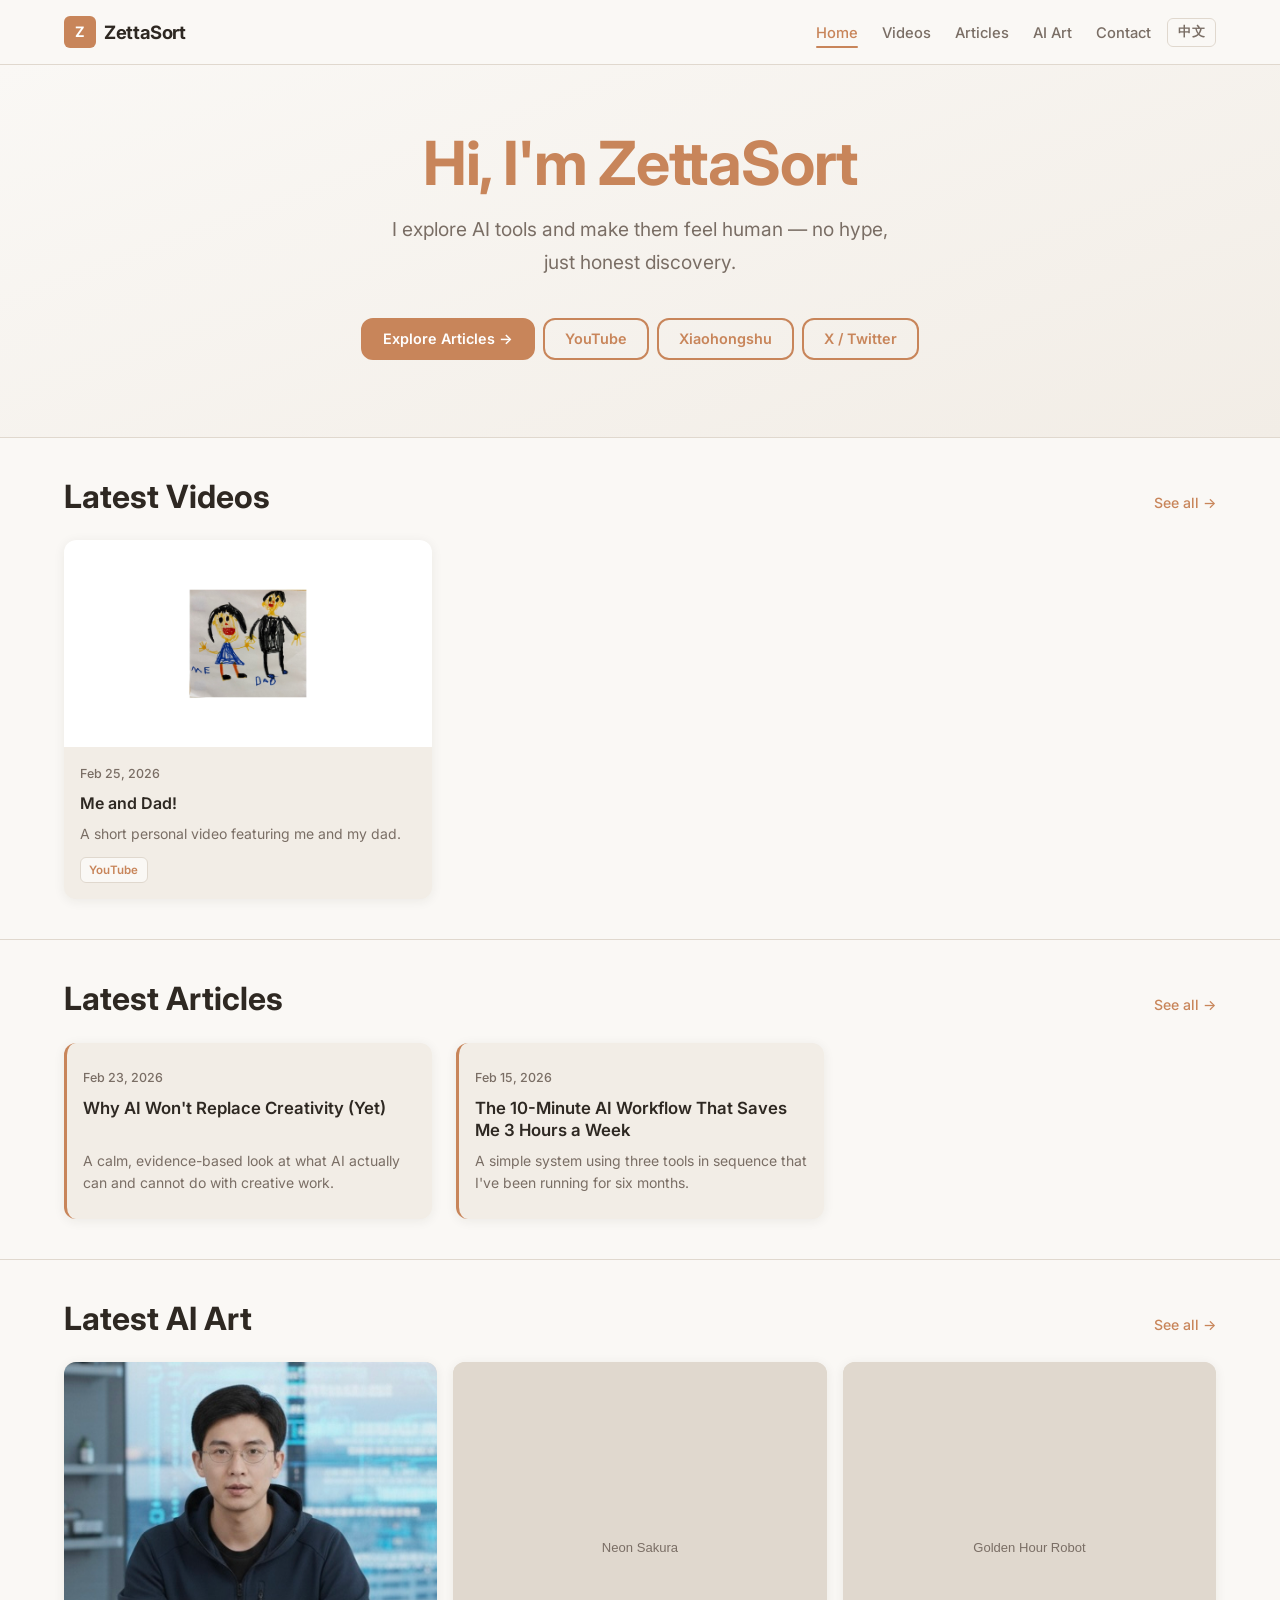
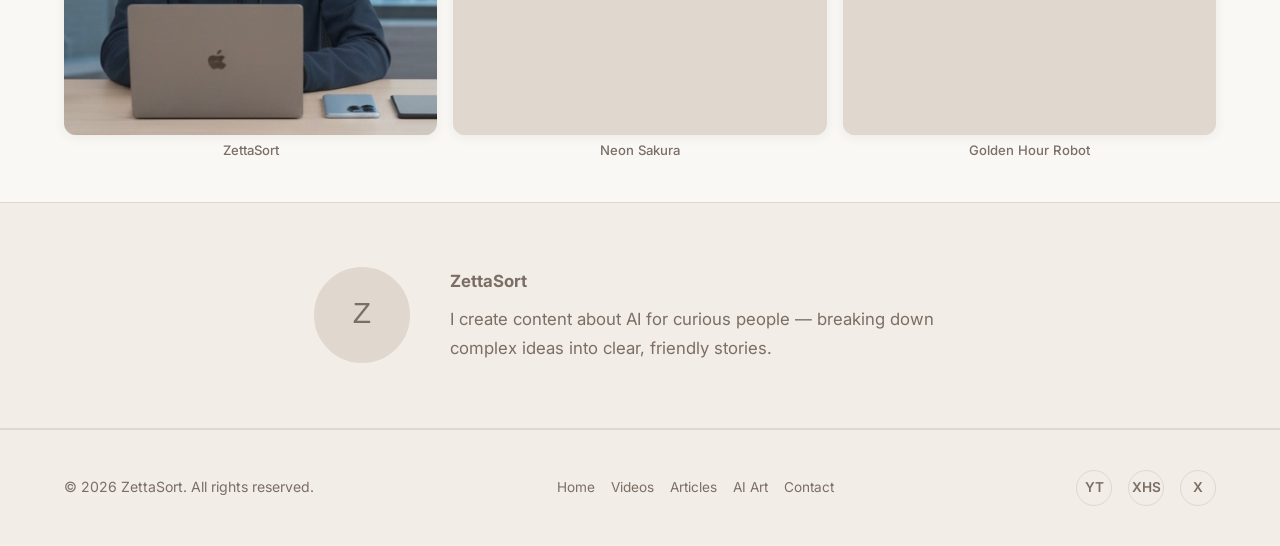
<file: index.html>
<!DOCTYPE html>
<html lang="en" data-lang="en">
<head>
  <meta charset="UTF-8">
  <meta name="viewport" content="width=device-width, initial-scale=1.0">
  <meta name="description" content="ZettaSort — AI content creator. Videos, articles, and AI art exploring the future of artificial intelligence.">
  <title>ZettaSort — AI Content Creator</title>
  <link rel="icon" type="image/svg+xml" href="assets/icons/favicon.svg">
  <!-- Open Graph -->
  <meta property="og:type"        content="website">
  <meta property="og:url"         content="https://zettasort.netlify.app/">
  <meta property="og:title"       content="ZettaSort — AI Content Creator">
  <meta property="og:description" content="Videos, articles, and AI art exploring the future of artificial intelligence. No hype, just honest discovery.">
  <meta property="og:image"       content="https://zettasort.netlify.app/assets/icons/og-cover.png">
  <meta name="twitter:card"       content="summary_large_image">
  <link rel="stylesheet" href="css/base.css">
  <link rel="stylesheet" href="css/layout.css">
  <link rel="stylesheet" href="css/components.css">
</head>
<body data-page="home">

  <!-- ── Navigation ── -->
  <header class="site-header">
    <nav class="nav" role="navigation" aria-label="Main navigation">
      <a class="nav__logo" href="index.html" aria-label="ZettaSort home">
        <div class="nav__logo-mark" aria-hidden="true">Z</div>
        ZettaSort
      </a>
      <button class="nav__hamburger" id="hamburger"
              aria-label="Toggle navigation menu" aria-expanded="false">
        <span></span><span></span><span></span>
      </button>
      <ul class="nav__links" id="navLinks" role="list">
        <li><a href="index.html"    data-i18n="nav.home">Home</a></li>
        <li><a href="videos.html"   data-i18n="nav.videos">Videos</a></li>
        <li><a href="articles.html" data-i18n="nav.articles">Articles</a></li>
        <li><a href="art.html"      data-i18n="nav.art">AI Art</a></li>
        <li><a href="contact.html"  data-i18n="nav.contact">Contact</a></li>
      </ul>
      <button class="lang-toggle" id="langToggle" aria-label="Switch language">中文</button>
    </nav>
  </header>

  <!-- ── Main ── -->
  <main class="page-main" style="padding-block: 0;">

    <!-- Hero -->
    <section class="hero">
      <div class="hero__inner container">
        <h1 class="hero__title">
          <span data-i18n="home.hero.title">Hi, I'm ZettaSort</span>
        </h1>
        <p class="hero__tagline" data-i18n="home.hero.tagline">
          I explore AI tools and make them feel human — no hype, just honest discovery.
        </p>
        <div class="hero__social-links">
          <a class="btn btn--primary" href="articles.html"
             data-i18n="home.hero.cta">Explore Articles →</a>
          <a class="btn btn--outline" href="https://www.youtube.com/@ZettaSort" target="_blank" rel="noopener"
             data-i18n="home.hero.yt">YouTube</a>
          <a class="btn btn--outline" href="https://www.xiaohongshu.com/user/profile/6729a3a4000000001d02c2bb?xsec_token=YByugDbW_jZWxoYH6QohM_JCKwJRqe5VmwM71KMIkJ3wg=&xsec_source=app_share&xhsshare=CopyLink&shareRedId=OD00OUQ4RT02NzUyOTgwNjdHOTlHN0hL&apptime=1772090564&share_id=cf8041309ef640d5a1a70d015d2a26c6" target="_blank" rel="noopener"
             data-i18n="home.hero.xhs">Xiaohongshu</a>
          <a class="btn btn--outline" href="https://x.com/jintanghe88?s=21" target="_blank" rel="noopener"
             data-i18n="home.hero.x">X / Twitter</a>
        </div>
      </div>
    </section>

    <!-- Latest Videos -->
    <section class="preview-section reveal">
      <div class="container">
        <div class="section-header">
          <h2 data-i18n="home.latest.videos">Latest Videos</h2>
          <a class="see-all" href="videos.html" data-i18n="home.seeAll">See all →</a>
        </div>
        <div class="card-grid" id="homeVideos" aria-label="Latest videos"></div>
      </div>
    </section>

    <!-- Latest Articles -->
    <section class="preview-section reveal">
      <div class="container">
        <div class="section-header">
          <h2 data-i18n="home.latest.articles">Latest Articles</h2>
          <a class="see-all" href="articles.html" data-i18n="home.seeAll">See all →</a>
        </div>
        <div class="card-grid" id="homeArticles" aria-label="Latest articles"></div>
      </div>
    </section>

    <!-- Latest AI Art -->
    <section class="preview-section reveal">
      <div class="container">
        <div class="section-header">
          <h2 data-i18n="home.latest.art">Latest AI Art</h2>
          <a class="see-all" href="art.html" data-i18n="home.seeAll">See all →</a>
        </div>
        <div class="art-grid art-grid--preview" id="homeArt" aria-label="Latest AI art"></div>
      </div>
    </section>

    <!-- About snippet -->
    <section class="about-snippet reveal">
      <div class="about-snippet__inner container">
        <img class="about-snippet__avatar"
             src="data:image/svg+xml,%3Csvg xmlns='http://www.w3.org/2000/svg' width='96' height='96' viewBox='0 0 96 96'%3E%3Ccircle fill='%23e0d8ce' cx='48' cy='48' r='48'/%3E%3Ctext fill='%237a6e65' font-family='sans-serif' font-size='32' x='50%25' y='50%25' text-anchor='middle' dominant-baseline='middle'%3EZ%3C/text%3E%3C/svg%3E"
             alt="ZettaSort avatar">
        <div class="about-snippet__text">
          <p class="about-snippet__name" data-i18n="home.about.name">ZettaSort</p>
          <p data-i18n="home.about.bio">
            I create content about AI for curious people — breaking down complex ideas into clear, friendly stories.
          </p>
        </div>
      </div>
    </section>

  </main>

  <!-- ── Footer ── -->
  <footer class="site-footer">
    <div class="footer__inner">
      <p class="footer__left" data-i18n="footer.copy">© 2026 ZettaSort. All rights reserved.</p>
      <nav class="footer__nav" aria-label="Quick links">
        <a href="index.html"    data-i18n="nav.home">Home</a>
        <a href="videos.html"   data-i18n="nav.videos">Videos</a>
        <a href="articles.html" data-i18n="nav.articles">Articles</a>
        <a href="art.html"      data-i18n="nav.art">AI Art</a>
        <a href="contact.html"  data-i18n="nav.contact">Contact</a>
      </nav>
      <div class="footer__social" aria-label="Social media links">
        <a href="https://www.youtube.com/@ZettaSort" target="_blank" rel="noopener" aria-label="YouTube" title="YouTube">YT</a>
        <a href="https://www.xiaohongshu.com/user/profile/6729a3a4000000001d02c2bb?xsec_token=YByugDbW_jZWxoYH6QohM_JCKwJRqe5VmwM71KMIkJ3wg=&xsec_source=app_share&xhsshare=CopyLink&shareRedId=OD00OUQ4RT02NzUyOTgwNjdHOTlHN0hL&apptime=1772090564&share_id=cf8041309ef640d5a1a70d015d2a26c6" target="_blank" rel="noopener" aria-label="Xiaohongshu" title="Xiaohongshu">XHS</a>
        <a href="https://x.com/jintanghe88?s=21" target="_blank" rel="noopener" aria-label="X / Twitter" title="X / Twitter">X</a>
      </div>
    </div>
  </footer>

  <script src="https://identity.netlify.com/v1/netlify-identity-widget.js"></script>
  <script src="js/animations.js"></script>
  <script src="js/i18n.js"></script>
  <script src="js/content-loader.js"></script>
  <script src="js/render.js"></script>
  <script src="js/main.js"></script>
  <script>
    /* Redirect to /admin/ after Netlify Identity login */
    if (window.netlifyIdentity) {
      window.netlifyIdentity.on('init', user => {
        if (!user) {
          window.netlifyIdentity.on('login', () => {
            document.location.href = '/admin/';
          });
        }
      });
    }
  </script>
</body>
</html>
</file>
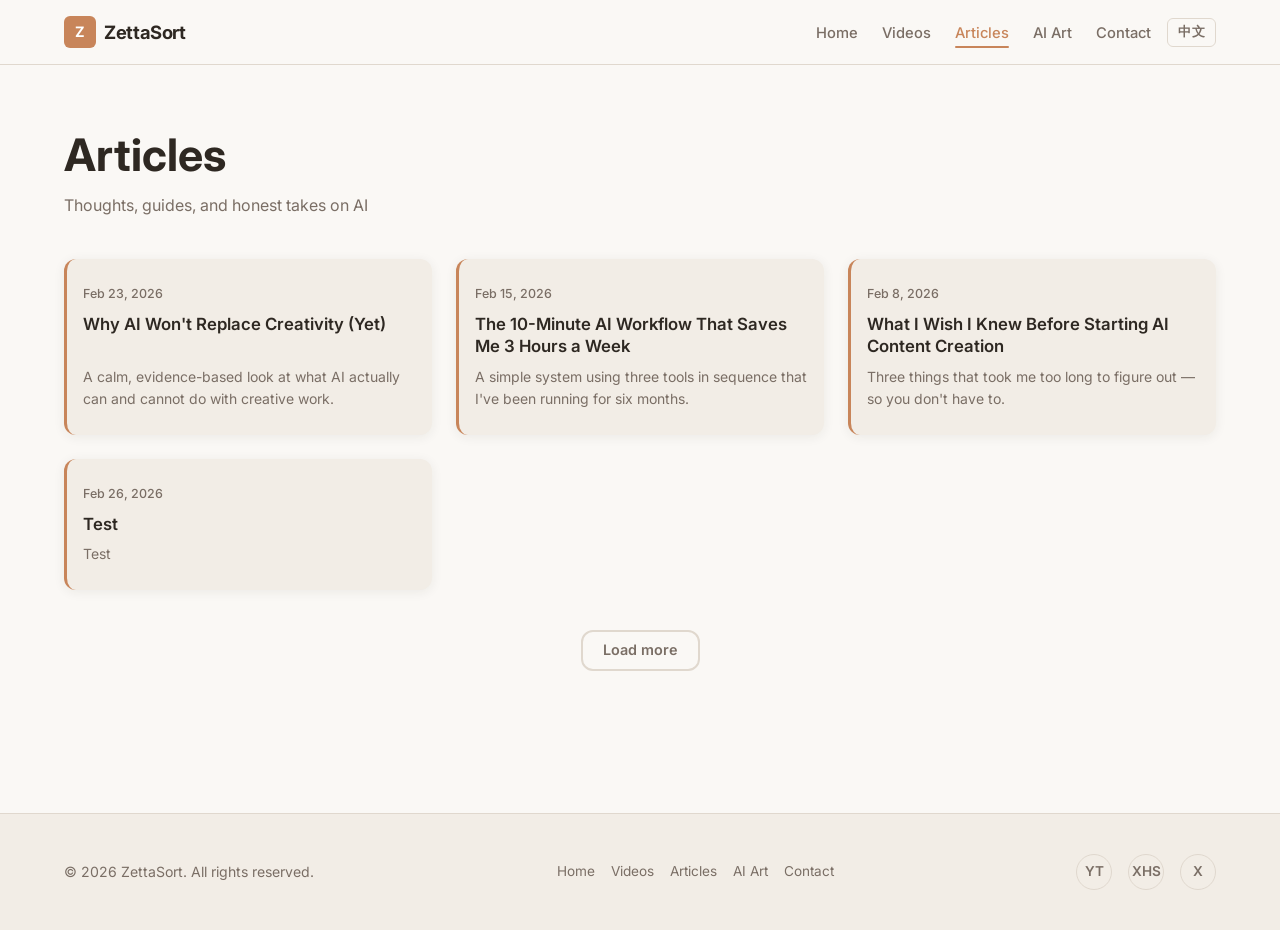
<file: articles.html>
<!DOCTYPE html>
<html lang="en" data-lang="en">
<head>
  <meta charset="UTF-8">
  <meta name="viewport" content="width=device-width, initial-scale=1.0">
  <meta name="description" content="ZettaSort articles — Thoughts, guides, and honest takes on AI.">
  <title>Articles — ZettaSort</title>
  <link rel="icon" type="image/svg+xml" href="assets/icons/favicon.svg">
  <!-- Open Graph -->
  <meta property="og:type"        content="website">
  <meta property="og:url"         content="https://zettasort.netlify.app/articles.html">
  <meta property="og:title"       content="Articles — ZettaSort">
  <meta property="og:description" content="Thoughts, guides, and honest takes on AI from ZettaSort.">
  <meta property="og:image"       content="https://zettasort.netlify.app/assets/icons/og-cover.png">
  <meta name="twitter:card"       content="summary_large_image">
  <link rel="stylesheet" href="css/base.css">
  <link rel="stylesheet" href="css/layout.css">
  <link rel="stylesheet" href="css/components.css">
</head>
<body data-page="articles">

  <!-- ── Navigation ── -->
  <header class="site-header">
    <nav class="nav" role="navigation" aria-label="Main navigation">
      <a class="nav__logo" href="index.html" aria-label="ZettaSort home">
        <div class="nav__logo-mark" aria-hidden="true">Z</div>
        ZettaSort
      </a>
      <button class="nav__hamburger" id="hamburger"
              aria-label="Toggle navigation menu" aria-expanded="false">
        <span></span><span></span><span></span>
      </button>
      <ul class="nav__links" id="navLinks" role="list">
        <li><a href="index.html"    data-i18n="nav.home">Home</a></li>
        <li><a href="videos.html"   data-i18n="nav.videos">Videos</a></li>
        <li><a href="articles.html" data-i18n="nav.articles">Articles</a></li>
        <li><a href="art.html"      data-i18n="nav.art">AI Art</a></li>
        <li><a href="contact.html"  data-i18n="nav.contact">Contact</a></li>
      </ul>
      <button class="lang-toggle" id="langToggle" aria-label="Switch language">中文</button>
    </nav>
  </header>

  <!-- ── Main ── -->
  <main class="page-main">
    <div class="container reveal">
      <h1 class="page-title" data-i18n="articles.title">Articles</h1>
      <p class="page-subtitle" data-i18n="articles.subtitle">Thoughts, guides, and honest takes on AI</p>

      <div class="card-grid" id="articlesList" aria-label="All articles"></div>

      <div class="pagination">
        <button class="btn btn--ghost" id="articlesLoadMore" data-i18n="load.more" hidden>
          Load more
        </button>
      </div>
    </div>
  </main>

  <!-- ── Footer ── -->
  <footer class="site-footer">
    <div class="footer__inner">
      <p class="footer__left" data-i18n="footer.copy">© 2026 ZettaSort. All rights reserved.</p>
      <nav class="footer__nav" aria-label="Quick links">
        <a href="index.html"    data-i18n="nav.home">Home</a>
        <a href="videos.html"   data-i18n="nav.videos">Videos</a>
        <a href="articles.html" data-i18n="nav.articles">Articles</a>
        <a href="art.html"      data-i18n="nav.art">AI Art</a>
        <a href="contact.html"  data-i18n="nav.contact">Contact</a>
      </nav>
      <div class="footer__social" aria-label="Social media links">
        <a href="https://www.youtube.com/@ZettaSort" target="_blank" rel="noopener" aria-label="YouTube" title="YouTube">YT</a>
        <a href="https://www.xiaohongshu.com/user/profile/6729a3a4000000001d02c2bb?xsec_token=YByugDbW_jZWxoYH6QohM_JCKwJRqe5VmwM71KMIkJ3wg=&xsec_source=app_share&xhsshare=CopyLink&shareRedId=OD00OUQ4RT02NzUyOTgwNjdHOTlHN0hL&apptime=1772090564&share_id=cf8041309ef640d5a1a70d015d2a26c6" target="_blank" rel="noopener" aria-label="Xiaohongshu" title="Xiaohongshu">XHS</a>
        <a href="https://x.com/jintanghe88?s=21" target="_blank" rel="noopener" aria-label="X / Twitter" title="X / Twitter">X</a>
      </div>
    </div>
  </footer>

  <script src="js/animations.js"></script>
  <script src="js/i18n.js"></script>
  <script src="js/content-loader.js"></script>
  <script src="js/render.js"></script>
  <script src="js/main.js"></script>
</body>
</html>
</file>
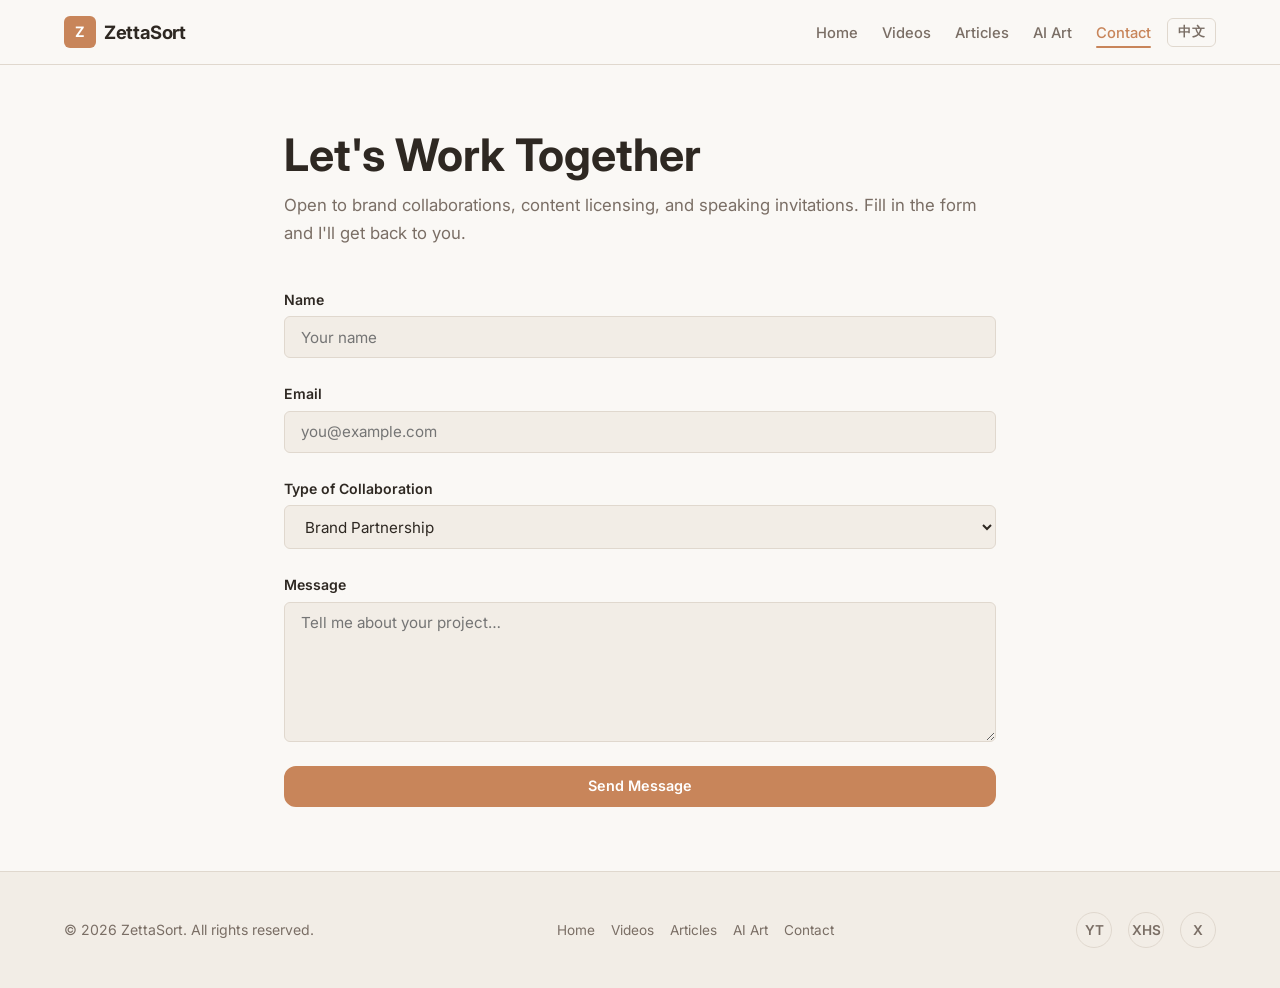
<file: contact.html>
<!DOCTYPE html>
<html lang="en" data-lang="en">
<head>
  <meta charset="UTF-8">
  <meta name="viewport" content="width=device-width, initial-scale=1.0">
  <meta name="description" content="Work with ZettaSort — brand collaborations, content licensing, speaking invitations.">
  <title>Contact — ZettaSort</title>
  <link rel="icon" type="image/svg+xml" href="assets/icons/favicon.svg">
  <!-- Open Graph -->
  <meta property="og:type"        content="website">
  <meta property="og:url"         content="https://zettasort.netlify.app/contact.html">
  <meta property="og:title"       content="Contact — ZettaSort">
  <meta property="og:description" content="Work with ZettaSort — brand collaborations, content licensing, speaking invitations.">
  <meta property="og:image"       content="https://zettasort.netlify.app/assets/icons/og-cover.png">
  <meta name="twitter:card"       content="summary_large_image">
  <link rel="stylesheet" href="css/base.css">
  <link rel="stylesheet" href="css/layout.css">
  <link rel="stylesheet" href="css/components.css">
</head>
<body data-page="contact">

  <!-- ── Navigation ── -->
  <header class="site-header">
    <nav class="nav" role="navigation" aria-label="Main navigation">
      <a class="nav__logo" href="index.html" aria-label="ZettaSort home">
        <div class="nav__logo-mark" aria-hidden="true">Z</div>
        ZettaSort
      </a>
      <button class="nav__hamburger" id="hamburger"
              aria-label="Toggle navigation menu" aria-expanded="false">
        <span></span><span></span><span></span>
      </button>
      <ul class="nav__links" id="navLinks" role="list">
        <li><a href="index.html"    data-i18n="nav.home">Home</a></li>
        <li><a href="videos.html"   data-i18n="nav.videos">Videos</a></li>
        <li><a href="articles.html" data-i18n="nav.articles">Articles</a></li>
        <li><a href="art.html"      data-i18n="nav.art">AI Art</a></li>
        <li><a href="contact.html"  data-i18n="nav.contact">Contact</a></li>
      </ul>
      <button class="lang-toggle" id="langToggle" aria-label="Switch language">中文</button>
    </nav>
  </header>

  <!-- ── Main ── -->
  <main class="page-main">
    <div class="container--narrow reveal" style="padding-inline: 1.5rem; margin-inline: auto;">

      <h1 class="page-title" data-i18n="contact.title">Let's Work Together</h1>
      <p class="contact-intro" data-i18n="contact.intro">
        Open to brand collaborations, content licensing, and speaking invitations.
        Fill in the form and I'll get back to you.
      </p>

      <!--
        HOW TO SET UP THE CONTACT FORM:
        1. Go to https://formspree.io and create a free account
        2. Create a new form → copy the form ID (looks like "abcdefgh")
        3. Replace "YOUR_FORM_ID" below with your actual ID
        4. Done — form submissions will be emailed to your Formspree account email
      -->
      <form class="contact-form" id="contactForm"
            action="https://formspree.io/f/xkovyboj"
            method="POST">

        <div class="form-group">
          <label for="contactName" data-i18n="contact.form.name">Name</label>
          <input type="text" id="contactName" name="name"
                 autocomplete="name" required
                 placeholder="Your name">
        </div>

        <div class="form-group">
          <label for="contactEmail" data-i18n="contact.form.email">Email</label>
          <input type="email" id="contactEmail" name="email"
                 autocomplete="email" required
                 placeholder="you@example.com">
        </div>

        <div class="form-group">
          <label for="contactType" data-i18n="contact.form.type">Type of Collaboration</label>
          <select id="contactType" name="type">
            <option value="brand"   data-i18n="contact.form.type.brand">Brand Partnership</option>
            <option value="license" data-i18n="contact.form.type.license">Content Licensing</option>
            <option value="speak"   data-i18n="contact.form.type.speak">Speaking Invitation</option>
            <option value="other"   data-i18n="contact.form.type.other">Other</option>
          </select>
        </div>

        <div class="form-group">
          <label for="contactMessage" data-i18n="contact.form.message">Message</label>
          <textarea id="contactMessage" name="message" rows="6" required
                    placeholder="Tell me about your project…"></textarea>
        </div>

        <button type="submit" class="btn btn--primary" data-i18n="contact.form.submit">
          Send Message
        </button>

        <p class="form-success" id="formSuccess" hidden
           data-i18n="contact.form.success">
          ✓ Thank you! I'll be in touch soon.
        </p>
        <p class="form-success" id="formError" hidden
           style="background:#fff0f0; border-color:#ddb8b8; color:#6a2d2d;"
           data-i18n="contact.form.error">
          Something went wrong. Please try again.
        </p>

      </form>
    </div>
  </main>

  <!-- ── Footer ── -->
  <footer class="site-footer">
    <div class="footer__inner">
      <p class="footer__left" data-i18n="footer.copy">© 2026 ZettaSort. All rights reserved.</p>
      <nav class="footer__nav" aria-label="Quick links">
        <a href="index.html"    data-i18n="nav.home">Home</a>
        <a href="videos.html"   data-i18n="nav.videos">Videos</a>
        <a href="articles.html" data-i18n="nav.articles">Articles</a>
        <a href="art.html"      data-i18n="nav.art">AI Art</a>
        <a href="contact.html"  data-i18n="nav.contact">Contact</a>
      </nav>
      <div class="footer__social" aria-label="Social media links">
        <a href="https://www.youtube.com/@ZettaSort" target="_blank" rel="noopener" aria-label="YouTube" title="YouTube">YT</a>
        <a href="https://www.xiaohongshu.com/user/profile/6729a3a4000000001d02c2bb?xsec_token=YByugDbW_jZWxoYH6QohM_JCKwJRqe5VmwM71KMIkJ3wg=&xsec_source=app_share&xhsshare=CopyLink&shareRedId=OD00OUQ4RT02NzUyOTgwNjdHOTlHN0hL&apptime=1772090564&share_id=cf8041309ef640d5a1a70d015d2a26c6" target="_blank" rel="noopener" aria-label="Xiaohongshu" title="Xiaohongshu">XHS</a>
        <a href="https://x.com/jintanghe88?s=21" target="_blank" rel="noopener" aria-label="X / Twitter" title="X / Twitter">X</a>
      </div>
    </div>
  </footer>

  <script src="js/animations.js"></script>
  <script src="js/i18n.js"></script>
  <script src="js/content-loader.js"></script>
  <script src="js/render.js"></script>
  <script src="js/main.js"></script>
</body>
</html>
</file>
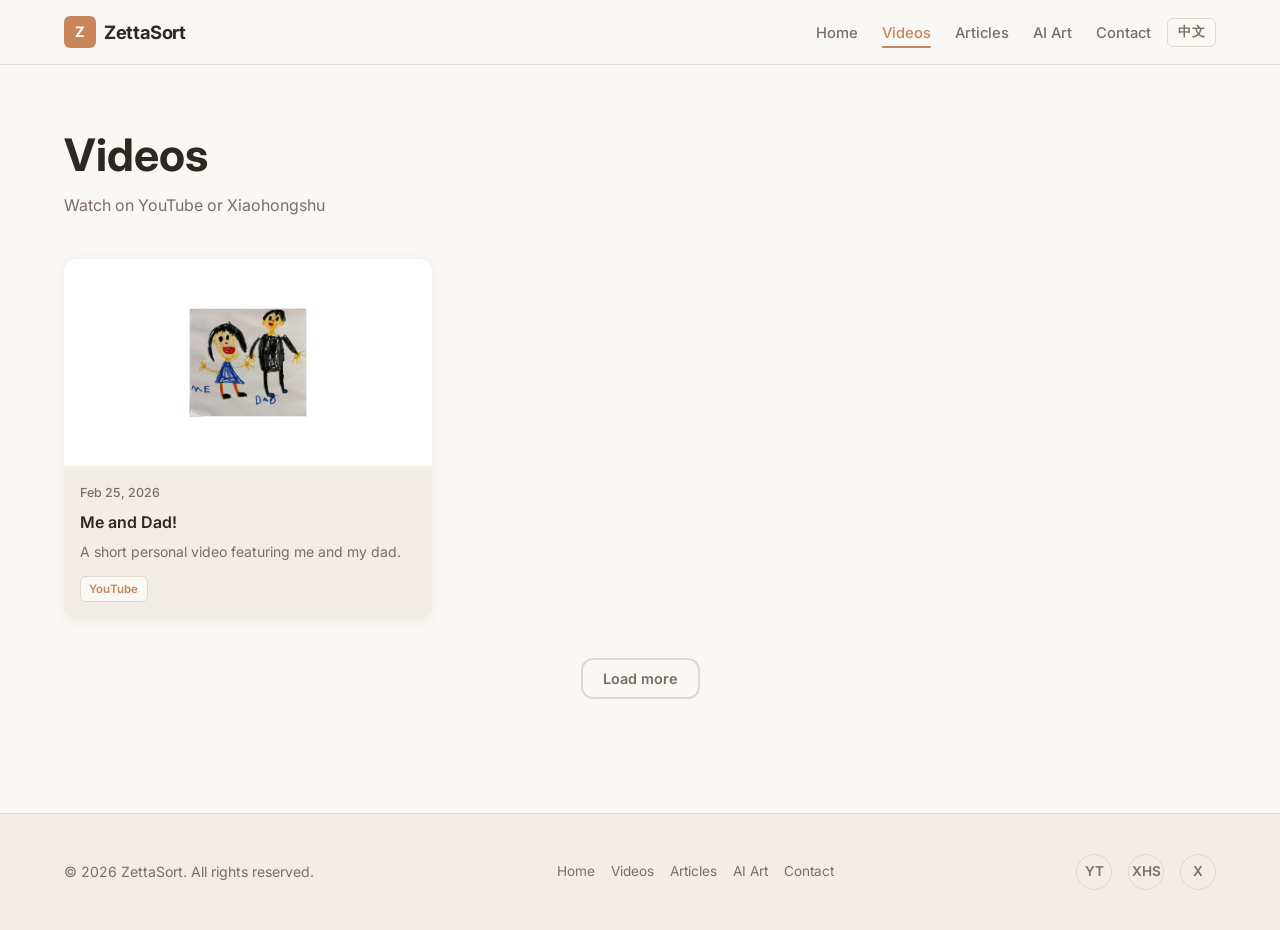
<file: videos.html>
<!DOCTYPE html>
<html lang="en" data-lang="en">
<head>
  <meta charset="UTF-8">
  <meta name="viewport" content="width=device-width, initial-scale=1.0">
  <meta name="description" content="ZettaSort videos — Watch on YouTube and Xiaohongshu.">
  <title>Videos — ZettaSort</title>
  <link rel="icon" type="image/svg+xml" href="assets/icons/favicon.svg">
  <!-- Open Graph -->
  <meta property="og:type"        content="website">
  <meta property="og:url"         content="https://zettasort.netlify.app/videos.html">
  <meta property="og:title"       content="Videos — ZettaSort">
  <meta property="og:description" content="Watch ZettaSort AI videos on YouTube and Xiaohongshu.">
  <meta property="og:image"       content="https://zettasort.netlify.app/assets/icons/og-cover.png">
  <meta name="twitter:card"       content="summary_large_image">
  <link rel="stylesheet" href="css/base.css">
  <link rel="stylesheet" href="css/layout.css">
  <link rel="stylesheet" href="css/components.css">
</head>
<body data-page="videos">

  <!-- ── Navigation ── -->
  <header class="site-header">
    <nav class="nav" role="navigation" aria-label="Main navigation">
      <a class="nav__logo" href="index.html" aria-label="ZettaSort home">
        <div class="nav__logo-mark" aria-hidden="true">Z</div>
        ZettaSort
      </a>
      <button class="nav__hamburger" id="hamburger"
              aria-label="Toggle navigation menu" aria-expanded="false">
        <span></span><span></span><span></span>
      </button>
      <ul class="nav__links" id="navLinks" role="list">
        <li><a href="index.html"    data-i18n="nav.home">Home</a></li>
        <li><a href="videos.html"   data-i18n="nav.videos">Videos</a></li>
        <li><a href="articles.html" data-i18n="nav.articles">Articles</a></li>
        <li><a href="art.html"      data-i18n="nav.art">AI Art</a></li>
        <li><a href="contact.html"  data-i18n="nav.contact">Contact</a></li>
      </ul>
      <button class="lang-toggle" id="langToggle" aria-label="Switch language">中文</button>
    </nav>
  </header>

  <!-- ── Main ── -->
  <main class="page-main">
    <div class="container reveal">
      <h1 class="page-title" data-i18n="videos.title">Videos</h1>
      <p class="page-subtitle" data-i18n="videos.subtitle">Watch on YouTube or Xiaohongshu</p>

      <div class="card-grid" id="videosList" aria-label="All videos"></div>

      <div class="pagination">
        <button class="btn btn--ghost" id="videosLoadMore" data-i18n="load.more" hidden>
          Load more
        </button>
      </div>
    </div>
  </main>

  <!-- ── Footer ── -->
  <footer class="site-footer">
    <div class="footer__inner">
      <p class="footer__left" data-i18n="footer.copy">© 2026 ZettaSort. All rights reserved.</p>
      <nav class="footer__nav" aria-label="Quick links">
        <a href="index.html"    data-i18n="nav.home">Home</a>
        <a href="videos.html"   data-i18n="nav.videos">Videos</a>
        <a href="articles.html" data-i18n="nav.articles">Articles</a>
        <a href="art.html"      data-i18n="nav.art">AI Art</a>
        <a href="contact.html"  data-i18n="nav.contact">Contact</a>
      </nav>
      <div class="footer__social" aria-label="Social media links">
        <a href="https://www.youtube.com/@ZettaSort" target="_blank" rel="noopener" aria-label="YouTube" title="YouTube">YT</a>
        <a href="https://www.xiaohongshu.com/user/profile/6729a3a4000000001d02c2bb?xsec_token=YByugDbW_jZWxoYH6QohM_JCKwJRqe5VmwM71KMIkJ3wg=&xsec_source=app_share&xhsshare=CopyLink&shareRedId=OD00OUQ4RT02NzUyOTgwNjdHOTlHN0hL&apptime=1772090564&share_id=cf8041309ef640d5a1a70d015d2a26c6" target="_blank" rel="noopener" aria-label="Xiaohongshu" title="Xiaohongshu">XHS</a>
        <a href="https://x.com/jintanghe88?s=21" target="_blank" rel="noopener" aria-label="X / Twitter" title="X / Twitter">X</a>
      </div>
    </div>
  </footer>

  <script src="js/animations.js"></script>
  <script src="js/i18n.js"></script>
  <script src="js/content-loader.js"></script>
  <script src="js/render.js"></script>
  <script src="js/main.js"></script>
</body>
</html>
</file>
<file: css/base.css>
/* ============================================================
   base.css — Design tokens, reset, typography
   ============================================================ */

@import url('https://fonts.googleapis.com/css2?family=Inter:wght@400;500;600;700&display=swap');

/* ── Design Tokens ─────────────────────────────────────────── */
:root {
  /* Brand colors */
  --color-bg:          #faf8f5;
  --color-surface:     #f2ede6;
  --color-accent:      #c8855a;
  --color-accent-dark: #a8643a;
  --color-text:        #2e2822;
  --color-text-muted:  #7a6e65;
  --color-border:      #e0d8ce;
  --color-white:       #ffffff;

  /* Typography */
  --font-sans: 'Inter', 'PingFang SC', 'Noto Sans SC', 'Microsoft YaHei', sans-serif;
  --line-height-base:    1.75;
  --line-height-heading: 1.2;

  /* Spacing */
  --space-xs:  0.25rem;
  --space-sm:  0.5rem;
  --space-md:  1rem;
  --space-lg:  1.5rem;
  --space-xl:  2.5rem;
  --space-2xl: 4rem;

  /* Radii */
  --radius-sm: 6px;
  --radius-md: 12px;
  --radius-lg: 20px;

  /* Shadows */
  --shadow-card:       0 2px 12px rgba(46, 40, 34, 0.07);
  --shadow-card-hover: 0 6px 24px rgba(46, 40, 34, 0.13);

  /* Transitions */
  --transition-fast: 150ms ease;
  --transition-base: 250ms ease;

  /* Layout */
  --container-max:    1200px;
  --container-narrow: 760px;
}

/* ── Reset ─────────────────────────────────────────────────── */
*, *::before, *::after {
  box-sizing: border-box;
  margin: 0;
  padding: 0;
}

html {
  font-size: 16px;
  scroll-behavior: smooth;
  -webkit-text-size-adjust: 100%;
}

body {
  font-family: var(--font-sans);
  font-size: 1rem;
  line-height: var(--line-height-base);
  color: var(--color-text);
  background-color: var(--color-bg);
  min-height: 100vh;
}

img, video {
  display: block;
  max-width: 100%;
  height: auto;
}

a {
  color: var(--color-accent);
  text-decoration: none;
  transition: color var(--transition-fast);
}

a:hover { color: var(--color-accent-dark); }

ul, ol { list-style: none; }

button, input, select, textarea {
  font-family: inherit;
  font-size: inherit;
}

/* ── Typography ────────────────────────────────────────────── */
h1, h2, h3, h4 {
  line-height: var(--line-height-heading);
  font-weight: 700;
  color: var(--color-text);
}

h1 { font-size: clamp(1.8rem, 4vw, 3rem); }
h2 { font-size: clamp(1.4rem, 3vw, 2rem); }
h3 { font-size: 1.15rem; }

p { color: var(--color-text); }

/* ── Utility ───────────────────────────────────────────────── */
.sr-only {
  position: absolute;
  width: 1px; height: 1px;
  padding: 0; margin: -1px;
  overflow: hidden;
  clip: rect(0,0,0,0);
  border: 0;
}

.text-muted { color: var(--color-text-muted); }
</file>
<file: css/layout.css>
/* ============================================================
   layout.css — Nav, footer, containers, grids, responsive
   ============================================================ */

/* ── Containers ────────────────────────────────────────────── */
.container {
  max-width: var(--container-max);
  margin-inline: auto;
  padding-inline: var(--space-lg);
}

.container--narrow {
  max-width: var(--container-narrow);
  margin-inline: auto;
  padding-inline: var(--space-lg);
}

/* ── Site Header / Nav ─────────────────────────────────────── */
.site-header {
  position: sticky;
  top: 0;
  z-index: 100;
  background: rgba(250, 248, 245, 0.92);
  backdrop-filter: blur(10px);
  -webkit-backdrop-filter: blur(10px);
  border-bottom: 1px solid var(--color-border);
}

.nav {
  display: flex;
  align-items: center;
  gap: var(--space-md);
  height: 64px;
  max-width: var(--container-max);
  margin-inline: auto;
  padding-inline: var(--space-lg);
}

.nav__logo {
  margin-right: auto;
  display: flex;
  align-items: center;
  gap: var(--space-sm);
  font-weight: 700;
  font-size: 1.15rem;
  color: var(--color-text);
  letter-spacing: -0.02em;
}

.nav__logo:hover { color: var(--color-accent); }

.nav__logo-mark {
  width: 32px;
  height: 32px;
  background: var(--color-accent);
  border-radius: var(--radius-sm);
  display: flex;
  align-items: center;
  justify-content: center;
  color: white;
  font-weight: 700;
  font-size: 0.9rem;
  flex-shrink: 0;
}

.nav__links {
  display: flex;
  align-items: center;
  gap: var(--space-lg);
}

.nav__links a {
  font-size: 0.92rem;
  font-weight: 500;
  color: var(--color-text-muted);
  transition: color var(--transition-fast);
  padding-block: var(--space-xs);
  position: relative;
}

.nav__links a::after {
  content: '';
  position: absolute;
  bottom: -2px;
  left: 0; right: 0;
  height: 2px;
  background: var(--color-accent);
  border-radius: 2px;
  transform: scaleX(0);
  transition: transform var(--transition-fast);
}

.nav__links a:hover,
.nav__links a.is-active {
  color: var(--color-accent);
}

.nav__links a.is-active::after,
.nav__links a:hover::after {
  transform: scaleX(1);
}

/* Hamburger (mobile only) */
.nav__hamburger {
  display: none;
  flex-direction: column;
  justify-content: center;
  gap: 5px;
  width: 36px;
  height: 36px;
  background: none;
  border: none;
  cursor: pointer;
  padding: 4px;
  border-radius: var(--radius-sm);
}

.nav__hamburger span {
  display: block;
  height: 2px;
  background: var(--color-text);
  border-radius: 2px;
  transition: all var(--transition-fast);
}

.nav__hamburger.is-open span:nth-child(1) { transform: translateY(7px) rotate(45deg); }
.nav__hamburger.is-open span:nth-child(2) { opacity: 0; }
.nav__hamburger.is-open span:nth-child(3) { transform: translateY(-7px) rotate(-45deg); }

/* Lang toggle */
.lang-toggle {
  background: none;
  border: 1.5px solid var(--color-border);
  border-radius: var(--radius-sm);
  padding: 5px 10px;
  font-size: 0.8rem;
  font-weight: 600;
  cursor: pointer;
  color: var(--color-text-muted);
  transition: all var(--transition-fast);
  white-space: nowrap;
  letter-spacing: 0.02em;
}

.lang-toggle:hover {
  border-color: var(--color-accent);
  color: var(--color-accent);
}

/* ── Page Main ─────────────────────────────────────────────── */
.page-main {
  min-height: calc(100vh - 64px - 88px);
  padding-block: var(--space-2xl);
}

.page-title {
  font-size: clamp(1.8rem, 4vw, 2.8rem);
  margin-bottom: var(--space-sm);
}

.page-subtitle {
  color: var(--color-text-muted);
  font-size: 1rem;
  margin-bottom: var(--space-xl);
}

/* ── Section helpers ───────────────────────────────────────── */
.preview-section {
  padding-block: var(--space-xl);
}

.preview-section + .preview-section {
  border-top: 1px solid var(--color-border);
}

.section-header {
  display: flex;
  justify-content: space-between;
  align-items: baseline;
  margin-bottom: var(--space-lg);
}

.see-all {
  font-size: 0.88rem;
  font-weight: 500;
  color: var(--color-accent);
  flex-shrink: 0;
}

.see-all:hover { color: var(--color-accent-dark); }

/* ── Card Grids ────────────────────────────────────────────── */
.card-grid {
  display: grid;
  gap: var(--space-lg);
  grid-template-columns: repeat(auto-fill, minmax(290px, 1fr));
}

/* ── Art Grid ──────────────────────────────────────────────── */
.art-grid {
  display: grid;
  gap: var(--space-md);
  grid-template-columns: repeat(auto-fill, minmax(220px, 1fr));
}

.art-grid--preview {
  grid-template-columns: repeat(3, 1fr);
}

/* ── Pagination ────────────────────────────────────────────── */
.pagination {
  text-align: center;
  margin-top: var(--space-xl);
}

/* ── Site Footer ───────────────────────────────────────────── */
.site-footer {
  border-top: 1px solid var(--color-border);
  padding-block: var(--space-xl);
  background: var(--color-surface);
}

.footer__inner {
  max-width: var(--container-max);
  margin-inline: auto;
  padding-inline: var(--space-lg);
  display: flex;
  justify-content: space-between;
  align-items: center;
  flex-wrap: wrap;
  gap: var(--space-md);
}

.footer__left { color: var(--color-text-muted); font-size: 0.88rem; }

.footer__nav {
  display: flex;
  gap: var(--space-md);
  flex-wrap: wrap;
  align-items: center;
}

.footer__nav a {
  font-size: 0.85rem;
  color: var(--color-text-muted);
  transition: color var(--transition-fast);
}

.footer__nav a:hover { color: var(--color-accent); }

.footer__social {
  display: flex;
  gap: var(--space-md);
  align-items: center;
}

.footer__social a {
  display: flex;
  align-items: center;
  justify-content: center;
  width: 36px;
  height: 36px;
  border-radius: 50%;
  border: 1.5px solid var(--color-border);
  transition: all var(--transition-fast);
  color: var(--color-text-muted);
  font-size: 0.85rem;
  font-weight: 600;
}

.footer__social a:hover {
  border-color: var(--color-accent);
  color: var(--color-accent);
  background: var(--color-bg);
}

/* ── Responsive ────────────────────────────────────────────── */
@media (max-width: 768px) {
  .nav__links {
    display: none;
    flex-direction: column;
    align-items: flex-start;
    gap: 0;
    position: absolute;
    top: 64px;
    left: 0; right: 0;
    background: var(--color-bg);
    padding: var(--space-md) var(--space-lg) var(--space-lg);
    border-bottom: 1px solid var(--color-border);
    box-shadow: 0 8px 24px rgba(46,40,34,0.08);
  }

  .nav__links.is-open { display: flex; }

  .nav__links a {
    width: 100%;
    padding-block: var(--space-sm);
    font-size: 1rem;
    border-bottom: 1px solid var(--color-border);
  }

  .nav__links a:last-child { border-bottom: none; }
  .nav__links a::after { display: none; }

  .nav__hamburger { display: flex; }

  .art-grid--preview {
    grid-template-columns: repeat(2, 1fr);
  }

  .section-header { flex-wrap: wrap; gap: var(--space-sm); }
}

@media (max-width: 480px) {
  .card-grid { grid-template-columns: 1fr; }
  .art-grid,
  .art-grid--preview { grid-template-columns: repeat(2, 1fr); }
  .footer__inner { flex-direction: column; text-align: center; }
  .footer__nav { justify-content: center; }
  .page-main { padding-block: var(--space-xl); }
}
</file>
<file: css/components.css>
/* ============================================================
   components.css — Cards, buttons, hero, lightbox, form, etc.
   ============================================================ */

/* ── Buttons ───────────────────────────────────────────────── */
.btn {
  display: inline-flex;
  align-items: center;
  justify-content: center;
  gap: var(--space-sm);
  padding: 0.55rem 1.25rem;
  border-radius: var(--radius-md);
  font-size: 0.9rem;
  font-weight: 600;
  cursor: pointer;
  transition: all var(--transition-fast);
  border: 2px solid transparent;
  text-decoration: none;
  line-height: 1.4;
}

.btn--primary {
  background: var(--color-accent);
  color: var(--color-white);
  border-color: var(--color-accent);
}
.btn--primary:hover {
  background: var(--color-accent-dark);
  border-color: var(--color-accent-dark);
  color: var(--color-white);
}

.btn--outline {
  background: transparent;
  border-color: var(--color-accent);
  color: var(--color-accent);
}
.btn--outline:hover {
  background: var(--color-accent);
  color: var(--color-white);
}

.btn--ghost {
  background: transparent;
  border-color: var(--color-border);
  color: var(--color-text-muted);
}
.btn--ghost:hover {
  border-color: var(--color-accent);
  color: var(--color-accent);
}

.btn--sm { padding: 0.3rem 0.8rem; font-size: 0.8rem; }

.btn:disabled {
  opacity: 0.5;
  cursor: not-allowed;
}

/* ── Cards ─────────────────────────────────────────────────── */
.card {
  background: var(--color-surface);
  border-radius: var(--radius-md);
  box-shadow: var(--shadow-card);
  overflow: hidden;
  transition: box-shadow var(--transition-base), transform var(--transition-base);
  display: flex;
  flex-direction: column;
}

.card:hover {
  box-shadow: var(--shadow-card-hover);
  transform: translateY(-4px) scale(1.015);
}

.card__thumb {
  display: block;
  aspect-ratio: 16 / 9;
  overflow: hidden;
  background: var(--color-border);
  flex-shrink: 0;
}

.card__thumb img {
  width: 100%;
  height: 100%;
  object-fit: cover;
  transition: transform var(--transition-base);
}

.card:hover .card__thumb img { transform: scale(1.04); }

/* Placeholder thumb (SVG inline) */
.card__thumb--placeholder {
  display: flex;
  align-items: center;
  justify-content: center;
  background: var(--color-border);
  color: var(--color-text-muted);
  font-size: 2rem;
}

.card__body {
  padding: var(--space-md);
  flex: 1;
  display: flex;
  flex-direction: column;
  gap: var(--space-xs);
}

.card__date {
  font-size: 0.78rem;
  color: var(--color-text-muted);
  font-weight: 500;
}

.card__title {
  font-size: 1rem;
  font-weight: 600;
  line-height: 1.35;
  margin-top: var(--space-xs);
}

.card__title a {
  color: var(--color-text);
  transition: color var(--transition-fast);
}
.card__title a:hover { color: var(--color-accent); }

.card__desc {
  font-size: 0.875rem;
  color: var(--color-text-muted);
  line-height: 1.6;
  display: -webkit-box;
  -webkit-line-clamp: 2;
  -webkit-box-orient: vertical;
  overflow: hidden;
  margin-top: auto;
  padding-top: var(--space-xs);
}

.card__platform {
  display: inline-block;
  margin-top: var(--space-sm);
  font-size: 0.72rem;
  font-weight: 600;
  padding: 2px 8px;
  border-radius: var(--radius-sm);
  background: var(--color-bg);
  color: var(--color-accent);
  border: 1px solid var(--color-border);
  letter-spacing: 0.02em;
  width: fit-content;
}

/* Text-only article card (no thumbnail) */
.card--text {
  border-left: 3px solid var(--color-accent);
}

.card--text .card__body {
  padding: var(--space-lg) var(--space-md);
}

.card--text .card__title { font-size: 1.05rem; }

/* ── Art Tiles ─────────────────────────────────────────────── */
.art-item {
  display: flex;
  flex-direction: column;
}

.art-item__caption {
  margin-top: var(--space-xs);
  font-size: 0.82rem;
  color: var(--color-text-muted);
  text-align: center;
  font-weight: 500;
  white-space: nowrap;
  overflow: hidden;
  text-overflow: ellipsis;
}

.art-tile {
  position: relative;
  aspect-ratio: 1;
  overflow: hidden;
  border-radius: var(--radius-md);
  cursor: pointer;
  box-shadow: var(--shadow-card);
  background: var(--color-border);
}

.art-tile img {
  width: 100%;
  height: 100%;
  object-fit: cover;
  transition: transform var(--transition-base);
}

.art-tile:hover img { transform: scale(1.06); }

.art-tile__overlay {
  position: absolute;
  inset: 0;
  background: linear-gradient(to top, rgba(46,40,34,0.72) 0%, rgba(46,40,34,0) 60%);
  display: flex;
  align-items: flex-end;
  padding: var(--space-md);
  opacity: 0;
  transition: opacity var(--transition-base);
}

.art-tile:hover .art-tile__overlay { opacity: 1; }

.art-tile__title {
  color: #fff;
  font-size: 0.88rem;
  font-weight: 600;
  line-height: 1.3;
}

/* ── Lightbox ───────────────────────────────────────────────── */
.lightbox {
  position: fixed;
  inset: 0;
  background: rgba(20, 16, 12, 0.92);
  z-index: 1000;
  display: flex;
  align-items: center;
  justify-content: center;
  padding: var(--space-lg);
}

.lightbox[hidden] { display: none; }

.lightbox__inner {
  max-width: min(90vw, 900px);
  width: 100%;
  text-align: center;
}

.lightbox__img {
  max-width: 100%;
  max-height: 72vh;
  border-radius: var(--radius-md);
  object-fit: contain;
  box-shadow: 0 20px 60px rgba(0,0,0,0.5);
}

.lightbox__caption {
  color: rgba(255,255,255,0.9);
  margin-top: var(--space-md);
}

.lightbox__caption h3 {
  font-size: 1.05rem;
  color: #fff;
  margin-bottom: var(--space-xs);
}

.lightbox__caption p {
  font-size: 0.88rem;
  color: rgba(255,255,255,0.65);
}

.lightbox__close {
  position: absolute;
  top: var(--space-lg);
  right: var(--space-lg);
  background: rgba(255,255,255,0.1);
  border: none;
  color: #fff;
  font-size: 1.4rem;
  width: 42px;
  height: 42px;
  border-radius: 50%;
  cursor: pointer;
  display: flex;
  align-items: center;
  justify-content: center;
  transition: background var(--transition-fast);
  line-height: 1;
}

.lightbox__close:hover { background: rgba(255,255,255,0.22); }

.lightbox__prev,
.lightbox__next {
  position: absolute;
  top: 50%;
  transform: translateY(-50%);
  background: rgba(255,255,255,0.1);
  border: none;
  color: #fff;
  font-size: 1.8rem;
  width: 48px;
  height: 48px;
  border-radius: 50%;
  cursor: pointer;
  display: flex;
  align-items: center;
  justify-content: center;
  transition: background var(--transition-fast);
}

.lightbox__prev { left: var(--space-lg); }
.lightbox__next { right: var(--space-lg); }
.lightbox__prev:hover,
.lightbox__next:hover { background: rgba(255,255,255,0.22); }

@media (max-width: 600px) {
  .lightbox__prev { left: var(--space-sm); }
  .lightbox__next { right: var(--space-sm); }
}

/* ── Hero ───────────────────────────────────────────────────── */
.hero {
  padding-block: var(--space-2xl) calc(var(--space-2xl) * 1.2);
  text-align: center;
  background: linear-gradient(160deg, var(--color-bg) 0%, var(--color-surface) 100%);
  border-bottom: 1px solid var(--color-border);
}

.hero__inner { max-width: 680px; margin-inline: auto; }

.hero__title {
  font-size: clamp(2.2rem, 5.5vw, 3.8rem);
  font-weight: 700;
  line-height: 1.12;
  margin-bottom: var(--space-md);
  letter-spacing: -0.02em;
}

.hero__title span { color: var(--color-accent); }

.hero__tagline {
  font-size: clamp(1rem, 2vw, 1.2rem);
  color: var(--color-text-muted);
  margin-bottom: var(--space-xl);
  max-width: 520px;
  margin-inline: auto;
  line-height: 1.7;
}

.hero__social-links {
  display: flex;
  gap: var(--space-sm);
  justify-content: center;
  flex-wrap: wrap;
}

/* ── About Snippet (Home) ──────────────────────────────────── */
.about-snippet {
  padding-block: var(--space-2xl);
  background: var(--color-surface);
  border-top: 1px solid var(--color-border);
  border-bottom: 1px solid var(--color-border);
}

.about-snippet__inner {
  display: flex;
  align-items: center;
  gap: var(--space-xl);
  max-width: 700px;
  margin-inline: auto;
}

.about-snippet__avatar {
  width: 96px;
  height: 96px;
  border-radius: 50%;
  object-fit: cover;
  flex-shrink: 0;
  border: 3px solid var(--color-border);
  background: var(--color-border);
}

.about-snippet__text p {
  font-size: 1.05rem;
  line-height: 1.75;
  color: var(--color-text-muted);
}

.about-snippet__name {
  font-weight: 700;
  font-size: 1.1rem;
  margin-bottom: var(--space-sm);
  color: var(--color-text);
}

@media (max-width: 480px) {
  .about-snippet__inner { flex-direction: column; text-align: center; }
  .hero__social-links { flex-direction: column; align-items: center; }
}

/* ── Breadcrumb ─────────────────────────────────────────────── */
.breadcrumb {
  margin-bottom: var(--space-xl);
  font-size: 0.88rem;
}

.breadcrumb a { color: var(--color-text-muted); }
.breadcrumb a:hover { color: var(--color-accent); }

/* ── Article ────────────────────────────────────────────────── */
.article-header { margin-bottom: var(--space-xl); }

.article-title {
  font-size: clamp(1.6rem, 3.5vw, 2.4rem);
  line-height: 1.2;
  letter-spacing: -0.02em;
}

.article-meta {
  margin-top: var(--space-sm);
  color: var(--color-text-muted);
  font-size: 0.85rem;
}

.article-body {
  margin-top: var(--space-xl);
  padding-top: var(--space-xl);
  border-top: 1px solid var(--color-border);
}

.article-body h2 {
  font-size: 1.5rem;
  margin-top: var(--space-xl);
  margin-bottom: var(--space-md);
}

.article-body h3 {
  font-size: 1.2rem;
  margin-top: var(--space-lg);
  margin-bottom: var(--space-sm);
}

.article-body p { margin-bottom: var(--space-md); line-height: 1.85; }

.article-body ul, .article-body ol {
  padding-left: var(--space-xl);
  margin-bottom: var(--space-md);
  list-style: revert;
}

.article-body li { margin-bottom: var(--space-xs); line-height: 1.7; }

.article-body blockquote {
  border-left: 4px solid var(--color-accent);
  padding-left: var(--space-lg);
  margin-block: var(--space-lg);
  color: var(--color-text-muted);
  font-style: italic;
}

.article-body strong { font-weight: 700; color: var(--color-text); }
.article-body em { font-style: italic; }

.article-body code {
  font-family: 'SFMono-Regular', 'Consolas', monospace;
  font-size: 0.88em;
  background: var(--color-surface);
  padding: 2px 6px;
  border-radius: var(--radius-sm);
  border: 1px solid var(--color-border);
}

.article-share {
  margin-top: var(--space-2xl);
  padding-top: var(--space-lg);
  border-top: 1px solid var(--color-border);
  display: flex;
  align-items: center;
  gap: var(--space-sm);
  flex-wrap: wrap;
  font-size: 0.9rem;
  color: var(--color-text-muted);
}

/* ── Contact Form ───────────────────────────────────────────── */
.contact-intro {
  color: var(--color-text-muted);
  font-size: 1.05rem;
  margin-bottom: var(--space-xl);
  line-height: 1.7;
}

.contact-form {
  display: flex;
  flex-direction: column;
  gap: var(--space-lg);
}

.form-group {
  display: flex;
  flex-direction: column;
  gap: var(--space-xs);
}

.form-group label {
  font-weight: 600;
  font-size: 0.88rem;
  color: var(--color-text);
}

.form-group input,
.form-group select,
.form-group textarea {
  padding: 0.65rem var(--space-md);
  border: 1.5px solid var(--color-border);
  border-radius: var(--radius-sm);
  background: var(--color-surface);
  color: var(--color-text);
  font-size: 0.95rem;
  transition: border-color var(--transition-fast), box-shadow var(--transition-fast);
  width: 100%;
}

.form-group input:focus,
.form-group select:focus,
.form-group textarea:focus {
  outline: none;
  border-color: var(--color-accent);
  box-shadow: 0 0 0 3px rgba(200, 133, 90, 0.15);
}

.form-group textarea { resize: vertical; min-height: 140px; }

.form-success {
  margin-top: var(--space-md);
  padding: var(--space-md);
  background: #f0faf0;
  border: 1px solid #b8ddb8;
  border-radius: var(--radius-sm);
  color: #2d6a2d;
  font-size: 0.95rem;
  text-align: center;
}

/* ── Empty State ────────────────────────────────────────────── */
.empty-state {
  text-align: center;
  padding: var(--space-2xl);
  color: var(--color-text-muted);
  font-size: 0.95rem;
}

/* ── Skeleton Loading ───────────────────────────────────────── */
@keyframes skeleton-shimmer {
  0%   { background-position: 200% 0; }
  100% { background-position: -200% 0; }
}

.skeleton-shimmer {
  background: linear-gradient(
    90deg,
    var(--color-surface) 25%,
    var(--color-border)  50%,
    var(--color-surface) 75%
  );
  background-size: 200% 100%;
  animation: skeleton-shimmer 1.5s ease-in-out infinite;
}

.card--skeleton { pointer-events: none; }
.card--skeleton .card__thumb { background: none; }

.skeleton-line {
  height: 13px;
  border-radius: var(--radius-sm);
  margin-top: var(--space-sm);
}
.skeleton-line--short { width: 38%; }
.skeleton-line--med   { width: 72%; }
.skeleton-line--long  { width: 90%; }

@media (prefers-reduced-motion: reduce) {
  .skeleton-shimmer { animation: none; }
}

/* ── Animations ─────────────────────────────────────────────── */
@keyframes fadeInUp {
  from { opacity: 0; transform: translateY(22px); }
  to   { opacity: 1; transform: translateY(0); }
}

/* Hero: staggered fade-in on load */
.hero__title       { animation: fadeInUp 0.6s ease both; }
.hero__tagline     { animation: fadeInUp 0.6s 0.15s ease both; }
.hero__social-links { animation: fadeInUp 0.6s 0.3s ease both; }

/* Scroll reveal */
.reveal {
  opacity: 0;
  transform: translateY(20px);
  transition: opacity 0.55s ease, transform 0.55s ease;
}
.reveal.is-visible {
  opacity: 1;
  transform: none;
}

/* Respect reduced-motion preference */
@media (prefers-reduced-motion: reduce) {
  .hero__title,
  .hero__tagline,
  .hero__social-links { animation: none; }
  .reveal { opacity: 1; transform: none; transition: none; }
}
</file>
